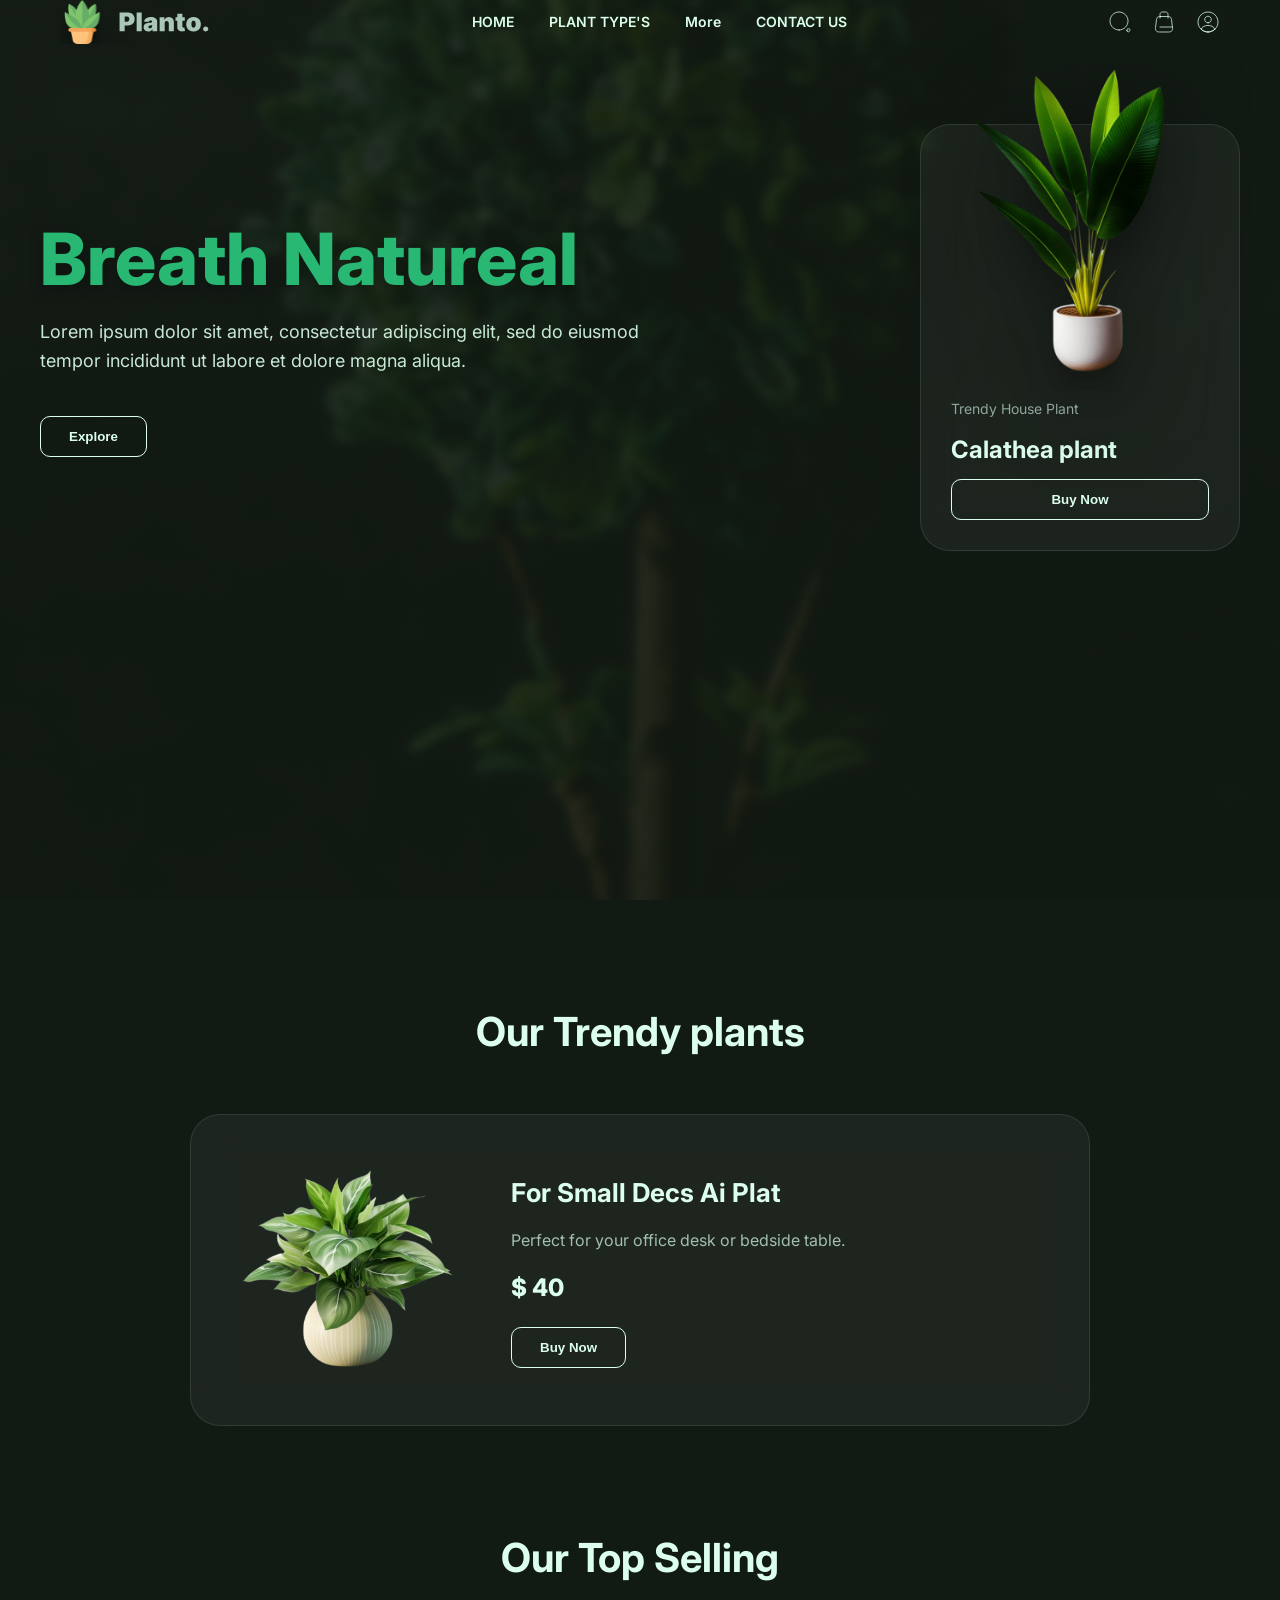
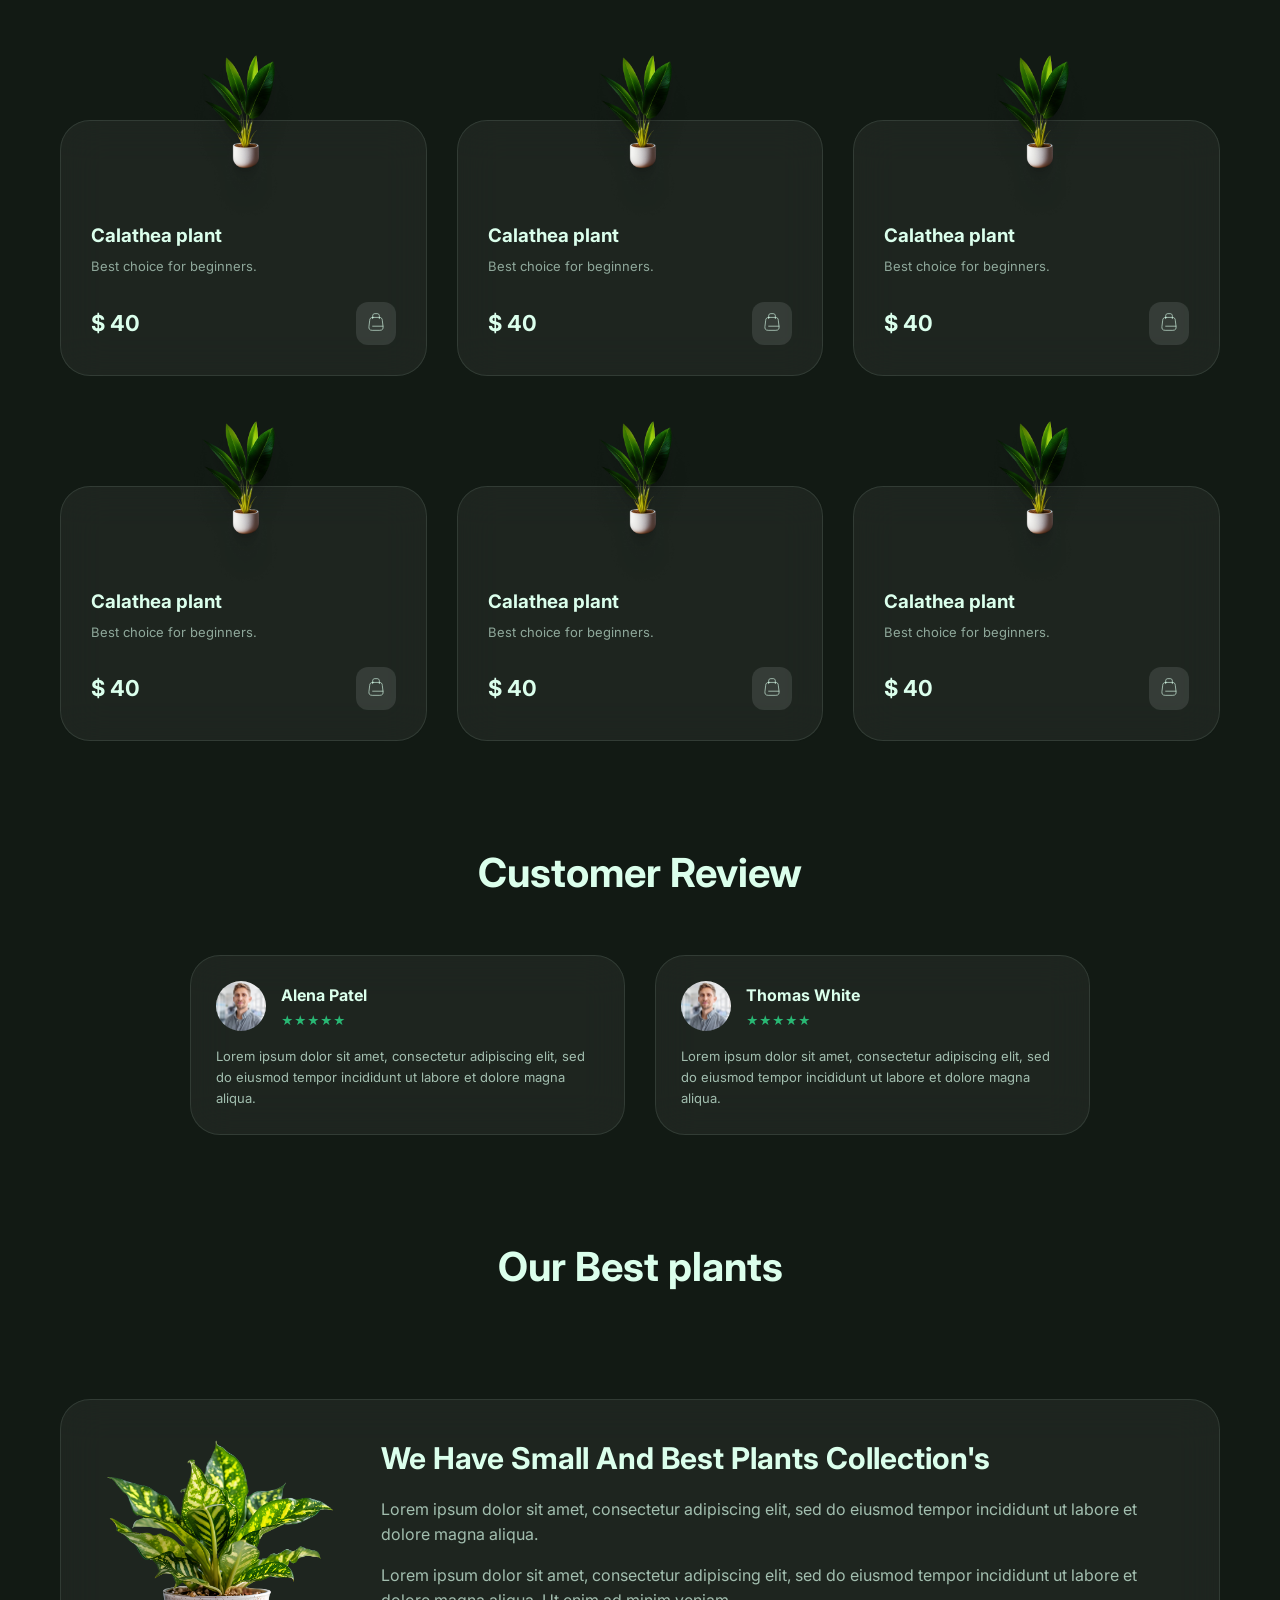
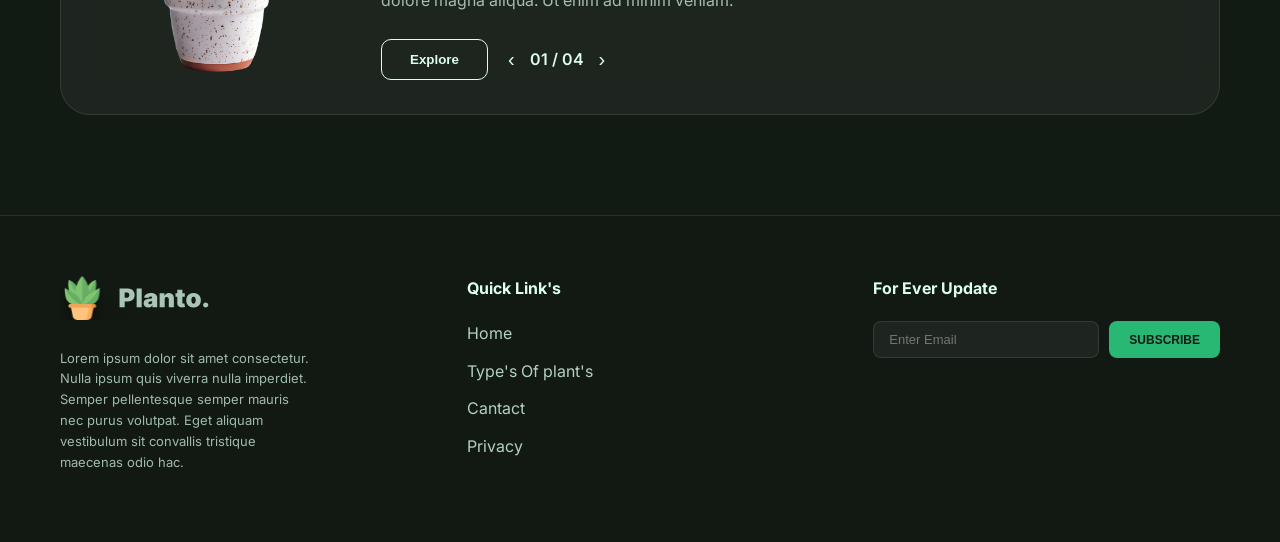
<file: index.html>
<!DOCTYPE html>
<html lang="uk">
<head>
    <meta charset="UTF-8">
    <meta name="viewport" content="width=device-width, initial-scale=1.0">
    <link href="https://fonts.googleapis.com/css2?family=Inter:wght@300;400;600;700;800&display=swap" rel="stylesheet">
    <link rel="stylesheet" href="./style.css">

</head>
<body>

    <div class="hero-section-wrapper">
        <header class="container">
            <div class="logo">
                <img src="images/logos/main-logo.svg" alt="Planto Logo">
            </div>
            <nav>
                <ul>
                    <li><a href="#">HOME</a></li>
                    <li><a href="#">PLANT TYPE'S</a></li>
                    <li><a href="more.html">More</a></li>
                    <li><a href="#">CONTACT US</a></li>
                </ul>
            </nav>
            <div class="header-icons">
                <img src="images/icons/search-normal.svg" alt="Search">
                <img src="images/icons/shopping-bag.svg" alt="Cart">
                <img src="images/icons/profile-circle.svg" alt="Profile">
            </div>
        </header>

        <section class="container hero">
            <div style="max-width: 600px;">
                <h1 class="hero-title">Breath Natureal</h1>
                <p style="font-size: 18px; margin-bottom: 40px; opacity: 0.9;">
                    Lorem ipsum dolor sit amet, consectetur adipiscing elit, sed do eiusmod tempor incididunt ut labore et dolore magna aliqua.
                </p>
                <div style="display: flex; gap: 20px; align-items: center;">
                    <button class="btn-outline">Explore</button>
                    <div style="display: flex; align-items: center; gap: 10px; cursor: pointer;">
                        <span style="font-weight: 600;"></span>
                    </div>
                </div>
            </div>

            <div class="glass-card hero-card">
                <img src="images/flowers/flower.png" alt="Trendy Plant">
                <p style="font-size: 14px; opacity: 0.6;">Trendy House Plant</p>
                <h3 style="font-size: 24px; margin: 10px 0;">Calathea plant</h3>
                <button class="btn-outline" style="width: 100%;">Buy Now</button>
            </div>
        </section>
    </div>

    <main class="container">
        <h2 class="section-title">Our Trendy plants</h2>
        <div class="trendy-grid">
            <div class="glass-card card-horizontal">
                <img src="images/flowers/POTT.png" alt="Plant">
                <div>
                    <h3 style="font-size: 26px;">For Small Decs Ai Plat</h3>
                    <p style="margin: 15px 0; opacity: 0.7;">Perfect for your office desk or bedside table.</p>
                    <p style="font-size: 24px; font-weight: 800; margin-bottom: 20px;">$ 40</p>
                    <button class="btn-outline">Buy Now</button>
                </div>
            </div>
        </div>

       <h2 class="section-title">Our Top Selling</h2>
<div class="top-selling-grid">
    <div class="glass-card card-vertical">
        <img src="images/flowers/Plant@2x.png" class="plant-pop" alt="Plant">
        <h3>Calathea plant</h3>
        <p style="font-size: 13px; opacity: 0.6; margin-top: 5px;">Best choice for beginners.</p>
        <div class="price-row">
            <span style="font-size: 22px; font-weight: 700;">$ 40</span>
            <button class="cart-btn"><img src="images/icons/shopping-bag.svg" width="20"></button>
        </div>
    </div>

    <div class="glass-card card-vertical">
        <img src="images/flowers/Plant@2x.png" class="plant-pop" alt="Plant">
        <h3>Calathea plant</h3>
        <p style="font-size: 13px; opacity: 0.6; margin-top: 5px;">Best choice for beginners.</p>
        <div class="price-row">
            <span style="font-size: 22px; font-weight: 700;">$ 40</span>
            <button class="cart-btn"><img src="images/icons/shopping-bag.svg" width="20"></button>
        </div>
    </div>

    <div class="glass-card card-vertical">
        <img src="images/flowers/Plant@2x.png" class="plant-pop" alt="Plant">
        <h3>Calathea plant</h3>
        <p style="font-size: 13px; opacity: 0.6; margin-top: 5px;">Best choice for beginners.</p>
        <div class="price-row">
            <span style="font-size: 22px; font-weight: 700;">$ 40</span>
            <button class="cart-btn"><img src="images/icons/shopping-bag.svg" width="20"></button>
        </div>
    </div>

    <div class="glass-card card-vertical">
        <img src="images/flowers/Plant@2x.png" class="plant-pop" alt="Plant">
        <h3>Calathea plant</h3>
        <p style="font-size: 13px; opacity: 0.6; margin-top: 5px;">Best choice for beginners.</p>
        <div class="price-row">
            <span style="font-size: 22px; font-weight: 700;">$ 40</span>
            <button class="cart-btn"><img src="images/icons/shopping-bag.svg" width="20"></button>
        </div>
    </div>

    <div class="glass-card card-vertical">
        <img src="images/flowers/Plant@2x.png" class="plant-pop" alt="Plant">
        <h3>Calathea plant</h3>
        <p style="font-size: 13px; opacity: 0.6; margin-top: 5px;">Best choice for beginners.</p>
        <div class="price-row">
            <span style="font-size: 22px; font-weight: 700;">$ 40</span>
            <button class="cart-btn"><img src="images/icons/shopping-bag.svg" width="20"></button>
        </div>
    </div>

    <div class="glass-card card-vertical">
        <img src="images/flowers/Plant@2x.png" class="plant-pop" alt="Plant">
        <h3>Calathea plant</h3>
        <p style="font-size: 13px; opacity: 0.6; margin-top: 5px;">Best choice for beginners.</p>
        <div class="price-row">
            <span style="font-size: 22px; font-weight: 700;">$ 40</span>
            <button class="cart-btn"><img src="images/icons/shopping-bag.svg" width="20"></button>
        </div>
    </div>
</div>

<h2 class="section-title">Customer Review</h2>
<div class="review-grid">
    <div class="glass-card review-card">
        <div style="display: flex; align-items: center; gap: 15px; margin-bottom: 15px;">
            <img src="images\flowers\istockphoto.jpg" class="avatar" alt="Alena Patel">
            <div>
                <h4 style="font-size: 16px; margin-bottom: 3px;">Alena Patel</h4>
                <div style="color: var(--accent-green); font-size: 12px;">★★★★★</div>
            </div>
        </div>
        <p style="font-size: 13px; opacity: 0.7;">Lorem ipsum dolor sit amet, consectetur adipiscing elit, sed do eiusmod tempor incididunt ut labore et dolore magna aliqua.</p>
    </div>

    <div class="glass-card review-card">
        <div style="display: flex; align-items: center; gap: 15px; margin-bottom: 15px;">
            <img src="images\flowers\istockphoto.jpg" class="avatar" alt="Thomas White">
            <div>
                <h4 style="font-size: 16px; margin-bottom: 3px;">Thomas White</h4>
                <div style="color: var(--accent-green); font-size: 12px;">★★★★★</div>
            </div>
        </div>
        <p style="font-size: 13px; opacity: 0.7;">Lorem ipsum dolor sit amet, consectetur adipiscing elit, sed do eiusmod tempor incididunt ut labore et dolore magna aliqua.</p>
    </div>
</div>



<h2 class="section-title">Our Best plants</h2>

<div class="best-plants-section">
  <div class="glass-card card-horizontal best-plant-card">
    <img src="images/flowers/flow.png" alt="Best Plant Collection" class="best-plant-img">
    <div>
      <h3 style="font-size: 30px; margin-bottom: 15px;">We Have Small And Best Plants Collection's</h3>
      <p style="margin: 15px 0; opacity: 0.7;">Lorem ipsum dolor sit amet, consectetur adipiscing elit, sed do eiusmod tempor incididunt ut labore et dolore magna aliqua.</p>
      <p style="margin: 15px 0; opacity: 0.7;">Lorem ipsum dolor sit amet, consectetur adipiscing elit, sed do eiusmod tempor incididunt ut labore et dolore magna aliqua. Ut enim ad minim veniam.</p>
      <div style="display: flex; gap: 20px; align-items: center; margin-top: 25px;">
        <button class="btn-outline">Explore</button>
        <div style="display: flex; gap: 15px; align-items: center;">
          <button style="background: none; border: none; color: var(--text-white); cursor: pointer; font-size: 20px;">‹</button>
          <span style="font-weight: 600;">01 / 04</span>
          <button style="background: none; border: none; color: var(--text-white); cursor: pointer; font-size: 20px;">›</button>
        </div>
      </div>
    </div>
  </div>
</div>


</main>

<footer class="footer">
  <div class="container">
    <div class="footer-content">
      <div class="footer-section">
       <div style="margin-bottom: 20px;">
  <img src="images/logos/main-logo.svg" alt="Planto Logo" style="width: 150px; height: auto;">
</div>
        <p style="font-size: 13px; opacity: 0.7; max-width: 250px;">Lorem ipsum dolor sit amet consectetur. Nulla ipsum quis viverra nulla imperdiet. Semper pellentesque semper mauris nec purus volutpat. Eget aliquam vestibulum sit convallis tristique maecenas odio hac.</p>
      </div>
      
      <div class="footer-section">
        <h4 style="font-size: 16px; font-weight: 700; margin-bottom: 20px;">Quick Link's</h4>
        <ul style="list-style: none;">
          <li style="margin-bottom: 12px;"><a href="#" style="text-decoration: none; color: var(--text-white); opacity: 0.8; transition: 0.3s;">Home</a></li>
          <li style="margin-bottom: 12px;"><a href="#" style="text-decoration: none; color: var(--text-white); opacity: 0.8; transition: 0.3s;">Type's Of plant's</a></li>
          <li style="margin-bottom: 12px;"><a href="#" style="text-decoration: none; color: var(--text-white); opacity: 0.8; transition: 0.3s;">Cantact</a></li>
          <li><a href="#" style="text-decoration: none; color: var(--text-white); opacity: 0.8; transition: 0.3s;">Privacy</a></li>
        </ul>
      </div>
      
      <div class="footer-section">
        <h4 style="font-size: 16px; font-weight: 700; margin-bottom: 20px;">For Ever Update</h4>
        <div style="display: flex; gap: 10px;">
          <input type="email" placeholder="Enter Email" style="padding: 10px 15px; border: 1px solid var(--glass-border); background: rgba(255,255,255,0.05); border-radius: 8px; color: var(--text-white); flex: 1; font-size: 13px;">
          <button style="padding: 10px 20px; background: var(--accent-green); border: none; border-radius: 8px; color: var(--bg-color); font-weight: 600; cursor: pointer; font-size: 12px;">SUBSCRIBE</button>
        </div>
      </div>
    </div>
    

    </div>
  </div>
</footer>

</main>
    

</body>
</html>
</file>
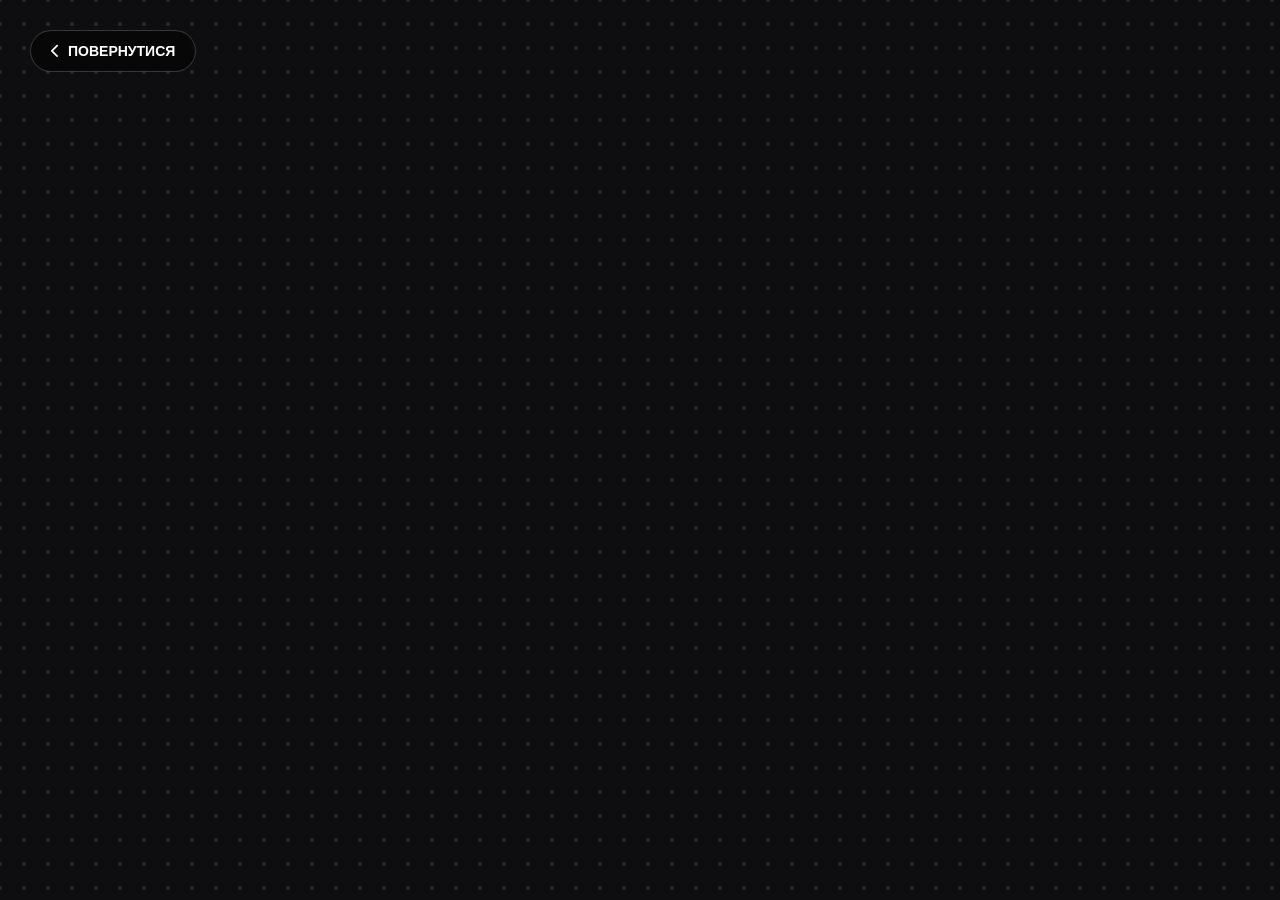
<file: more.html>
<!DOCTYPE html>
<html lang="uk">
<head>
    <meta charset="UTF-8">
    <meta name="viewport" content="width=device-width, initial-scale=1.0">
    <title>More - Plant Store</title>
    <link rel="stylesheet" href="https://cdnjs.cloudflare.com/ajax/libs/font-awesome/6.0.0/css/all.min.css">
    <script src="https://cdnjs.cloudflare.com/ajax/libs/gsap/3.12.2/gsap.min.js"></script>
    <style>
        :root { 
            --main: #49C583; 
            --dark: #0e0e10; 
        }

        body, html {
            margin: 0; padding: 0; width: 100%; height: 100%;
            background-color: var(--dark);
            font-family: 'Inter', sans-serif; color: #fff;
            overflow: hidden;
        }

        #bg-canvas-container {
            position: fixed; top: 0; left: 0; width: 100%; height: 100%;
            z-index: 0; pointer-events: none;
        }

        .dot-grid__canvas { width: 100%; height: 100%; display: block; }

        .btn-back {
            position: fixed; top: 30px; left: 30px; z-index: 100;
            display: flex; align-items: center; gap: 8px;
            text-decoration: none; background: rgba(0,0,0,0.5); color: #fff;
            padding: 12px 20px; border-radius: 30px; border: 1px solid rgba(255,255,255,0.2);
            font-size: 14px; font-weight: 600; text-transform: uppercase;
            transition: 0.3s; backdrop-filter: blur(5px);
        }
        .btn-back:hover { 
            background: rgba(73, 197, 131, 0.1); 
            border-color: var(--main); 
            color: var(--main); 
        }
    </style>
</head>
<body>

<a href="index.html" class="btn-back">
    <i class="fas fa-chevron-left"></i> ПОВЕРНУТИСЯ
</a>

<div id="bg-canvas-container">
    <canvas class="dot-grid__canvas" id="dotCanvas"></canvas>
</div>

<script>
// Скрипт для анімації точок
const config = {
    dotSize: 4, gap: 20, baseColor: "#2F293A", activeColor: "#49C583",
    proximity: 120, speedTrigger: 100, returnDuration: 1.5
};
const canvas = document.getElementById('dotCanvas');
const ctx = canvas.getContext('2d');
let dots = [];
let pointer = { x: -1000, y: -1000, lastX: 0, lastY: 0, lastTime: 0 };

function buildGrid() {
    const dpr = window.devicePixelRatio || 1;
    canvas.width = window.innerWidth * dpr;
    canvas.height = window.innerHeight * dpr;
    ctx.scale(dpr, dpr);
    const cell = config.dotSize + config.gap;
    const cols = Math.ceil(window.innerWidth / cell) + 1;
    const rows = Math.ceil(window.innerHeight / cell) + 1;
    dots = [];
    for (let y = 0; y < rows; y++) {
        for (let x = 0; x < cols; x++) {
            dots.push({ cx: x * cell, cy: y * cell, xOffset: 0, yOffset: 0 });
        }
    }
}

function draw() {
    ctx.clearRect(0, 0, window.innerWidth, window.innerHeight);
    dots.forEach(dot => {
        const dx = dot.cx - pointer.x;
        const dy = dot.cy - pointer.y;
        const dsq = dx * dx + dy * dy;
        ctx.beginPath();
        ctx.arc(dot.cx + dot.xOffset, dot.cy + dot.yOffset, config.dotSize / 2, 0, Math.PI * 2);
        ctx.fillStyle = dsq < (config.proximity ** 2) ? config.activeColor : config.baseColor;
        ctx.fill();
    });
    requestAnimationFrame(draw);
}

window.addEventListener('mousemove', (e) => {
    const now = performance.now();
    const curX = e.clientX, curY = e.clientY;
    pointer.x = curX; pointer.y = curY;
    const dt = now - pointer.lastTime || 16;
    const vx = ((curX - pointer.lastX) / dt) * 1000;
    const vy = ((curY - pointer.lastY) / dt) * 1000;
    if (Math.hypot(vx, vy) > config.speedTrigger) {
        dots.forEach(dot => {
            if (Math.hypot(dot.cx - curX, dot.cy - curY) < config.proximity) {
                gsap.killTweensOf(dot);
                gsap.to(dot, {
                    xOffset: (dot.cx - curX) * 0.4, yOffset: (dot.cy - curY) * 0.4,
                    duration: 0.3, onComplete: () => {
                        gsap.to(dot, { xOffset: 0, yOffset: 0, duration: config.returnDuration, ease: "elastic.out(1, 0.6)" });
                    }
                });
            }
        });
    }
    pointer.lastX = curX; pointer.lastY = curY; pointer.lastTime = now;
});

window.addEventListener('resize', buildGrid);
buildGrid(); draw();
</script>
</body>
</html>
</file>
<file: style.css>
:root {
    --bg-color: #121a14;
    --accent-green: #29b874;
    --text-white: #dbffec;
    --glass-bg: rgba(255, 255, 255, 0.05);
    --glass-border: rgba(219, 255, 236, 0.1);
}

* { box-sizing: border-box; margin: 0; padding: 0; }

body {
    background-color: var(--bg-color);
    color: var(--text-white);
    font-family: 'Inter', sans-serif;
    line-height: 1.6;
}

.container { max-width: 1200px; margin: 0 auto; padding: 0 20px; }

.hero-section-wrapper {
    background-image: linear-gradient(rgba(18, 26, 20, 0.8), rgba(18, 26, 20, 0.8)), 
                      url('images/sections/hero-bg.jpg');
    background-size: cover;
    background-position: center;
    min-height: 100vh;
}

header {
    display: flex;
    justify-content: space-between;
    align-items: center;
    padding: 30px 0;
}

.logo {
    display: flex;
    align-items: center;
    gap: 15px;
    font-weight: 800;
    font-size: 28px; 
}

.logo img {
    width: 150px; 
    height: auto;
}

nav ul { display: flex; gap: 35px; list-style: none; }
nav a { text-decoration: none; color: var(--text-white); font-size: 14px; font-weight: 600; transition: 0.3s; }
nav a:hover { color: var(--accent-green); }

.header-icons { display: flex; gap: 20px; align-items: center; }
.header-icons img { width: 24px; cursor: pointer; transition: transform 0.2s; }
.header-icons img:hover { transform: scale(1.2); }

.btn-outline {
    padding: 12px 28px;
    background: transparent;
    border: 1px solid var(--text-white);
    color: var(--text-white);
    border-radius: 10px;
    cursor: pointer;
    font-weight: 600;
    transition: all 0.3s ease; 
    display: inline-block;
}

.btn-outline:hover {
    background-color: var(--accent-green);
    border-color: var(--accent-green);
    box-shadow: 0 0 20px rgba(41, 184, 116, 0.4);
    transform: translateY(-2px);
}

.hero {
    display: flex;
    align-items: center;
    justify-content: space-between;
    padding: 80px 0;
}

.hero-title {
    font-size: 72px;
    font-weight: 800;
    color: var(--accent-green);
    line-height: 1.1;
    margin-bottom: 20px;
    text-shadow: 0 5px 15px rgba(0,0,0,0.3);
}

.glass-card {
    background: var(--glass-bg);
    backdrop-filter: blur(20px);
    -webkit-backdrop-filter: blur(20px);
    border: 1px solid var(--glass-border);
    border-radius: 30px;
    padding: 30px;
}

.hero-card {
    width: 320px;
    text-align: left;
    position: relative;
}

.hero-card img {
    width: 110%;
    margin-top: -100px;
    margin-left: -5%;
    filter: drop-shadow(0 20px 40px rgba(0,0,0,0.5));
}

.section-title {
    text-align: center;
    font-size: 40px;
    margin: 100px 0 50px;
    color: var(--text-white);
}

.trendy-grid {
    display: grid;
    gap: 40px;
    max-width: 900px;
    margin: 0 auto;
}

.card-horizontal {
    display: flex;
    align-items: center;
    gap: 40px;
}

.card-horizontal img {
    width: 250px;
    border-radius: 20px;
}

.top-selling-grid {
    display: grid;
    grid-template-columns: repeat(3, 1fr);
    gap: 30px;
    margin-bottom: 100px;
}

.card-vertical {
    margin-top: 80px;
    padding-top: 100px;
    position: relative;
}

.plant-pop {
    position: absolute;
    top: -80px;
    left: 50%;
    transform: translateX(-50%);
    width: 180px;
    transition: 0.4s;
}

.glass-card:hover .plant-pop {
    transform: translateX(-50%) translateY(-10px) scale(1.05);
}

.price-row {
    display: flex;
    justify-content: space-between;
    align-items: center;
    margin-top: 25px;
}

.cart-btn {
    background: rgba(255,255,255,0.1);
    border: none;
    padding: 10px;
    border-radius: 12px;
    cursor: pointer;
    transition: 0.3s;
}

.cart-btn:hover { background: var(--accent-green); }

.review-grid {
    display: grid;
    grid-template-columns: repeat(2, 1fr);
    gap: 30px;
    max-width: 900px;
    margin: 0 auto 100px;
}

.review-card {
    padding: 25px;
}

.avatar {
    width: 50px;
    height: 50px;
    border-radius: 50%;
    object-fit: cover;
}

.best-plants-section {
  margin: 100px 0;
}

.best-plant-card {
  display: flex;
  align-items: center;
  gap: 40px;
}

.best-plant-img {
  width: 280px;
  border-radius: 20px;
  flex-shrink: 0;
}

.footer {
  background-color: rgba(18, 26, 20, 0.95);
  border-top: 1px solid var(--glass-border);
  padding: 60px 0 30px;
  margin-top: 100px;
}

.footer-content {
  display: grid;
  grid-template-columns: repeat(3, 1fr);
  gap: 60px;
  margin-bottom: 40px;
}

.footer-section a:hover {
  color: var(--accent-green);
}

@media (max-width: 768px) {
  .footer-content {
    grid-template-columns: 1fr;
    gap: 40px;
  }
  
  .best-plant-card {
    flex-direction: column;
  }
}

@media (max-width: 768px) {
  header {
    flex-wrap: wrap;
    padding: 20px 0;
  }

  .logo img {
    width: 100px;
  }

  nav ul {
    gap: 15px;
    font-size: 12px;
  }

  nav a {
    font-size: 11px;
  }

  .header-icons {
    gap: 15px;
  }

  .header-icons img {
    width: 20px;
  }

  .hero {
    flex-direction: column;
    padding: 40px 0;
    text-align: center;
  }

  .hero-title {
    font-size: 42px;
    margin-bottom: 15px;
  }

  .hero-card {
    width: 100%;
    max-width: 300px;
    margin: 0 auto;
  }

  .section-title {
    font-size: 28px;
    margin: 60px 0 30px;
  }

  .card-horizontal {
    flex-direction: column;
    gap: 20px;
  }

  .card-horizontal img {
    width: 100%;
    max-width: 200px;
  }

  .top-selling-grid {
    grid-template-columns: repeat(2, 1fr);
    gap: 20px;
  }

  .card-vertical {
    margin-top: 60px;
    padding-top: 80px;
  }

  .plant-pop {
    width: 140px;
    top: -60px;
  }

  .review-grid {
    grid-template-columns: 1fr;
    gap: 20px;
  }

  .best-plant-card {
    flex-direction: column;
    gap: 20px;
  }

  .best-plant-img {
    width: 100%;
    max-width: 250px;
  }

  .footer-content {
    grid-template-columns: 1fr;
    gap: 30px;
  }

  .trendy-grid {
    max-width: 100%;
  }

  .review-grid {
    max-width: 100%;
  }
}

@media (max-width: 480px) {
  .logo img {
    width: 80px;
  }

  nav ul {
    gap: 10px;
    font-size: 10px;
  }

  .hero-title {
    font-size: 32px;
  }

  .hero-card {
    width: 100%;
  }

  .section-title {
    font-size: 22px;
    margin: 40px 0 20px;
  }

  .top-selling-grid {
    grid-template-columns: 1fr;
  }

  .card-vertical {
    margin-top: 50px;
    padding-top: 70px;
  }

  .plant-pop {
    width: 120px;
    top: -50px;
  }

  .btn-outline {
    padding: 10px 20px;
    font-size: 12px;
  }

  .glass-card {
    padding: 20px;
    border-radius: 20px;
  }

  .hero {
    padding: 30px 0;
  }
}
</file>
